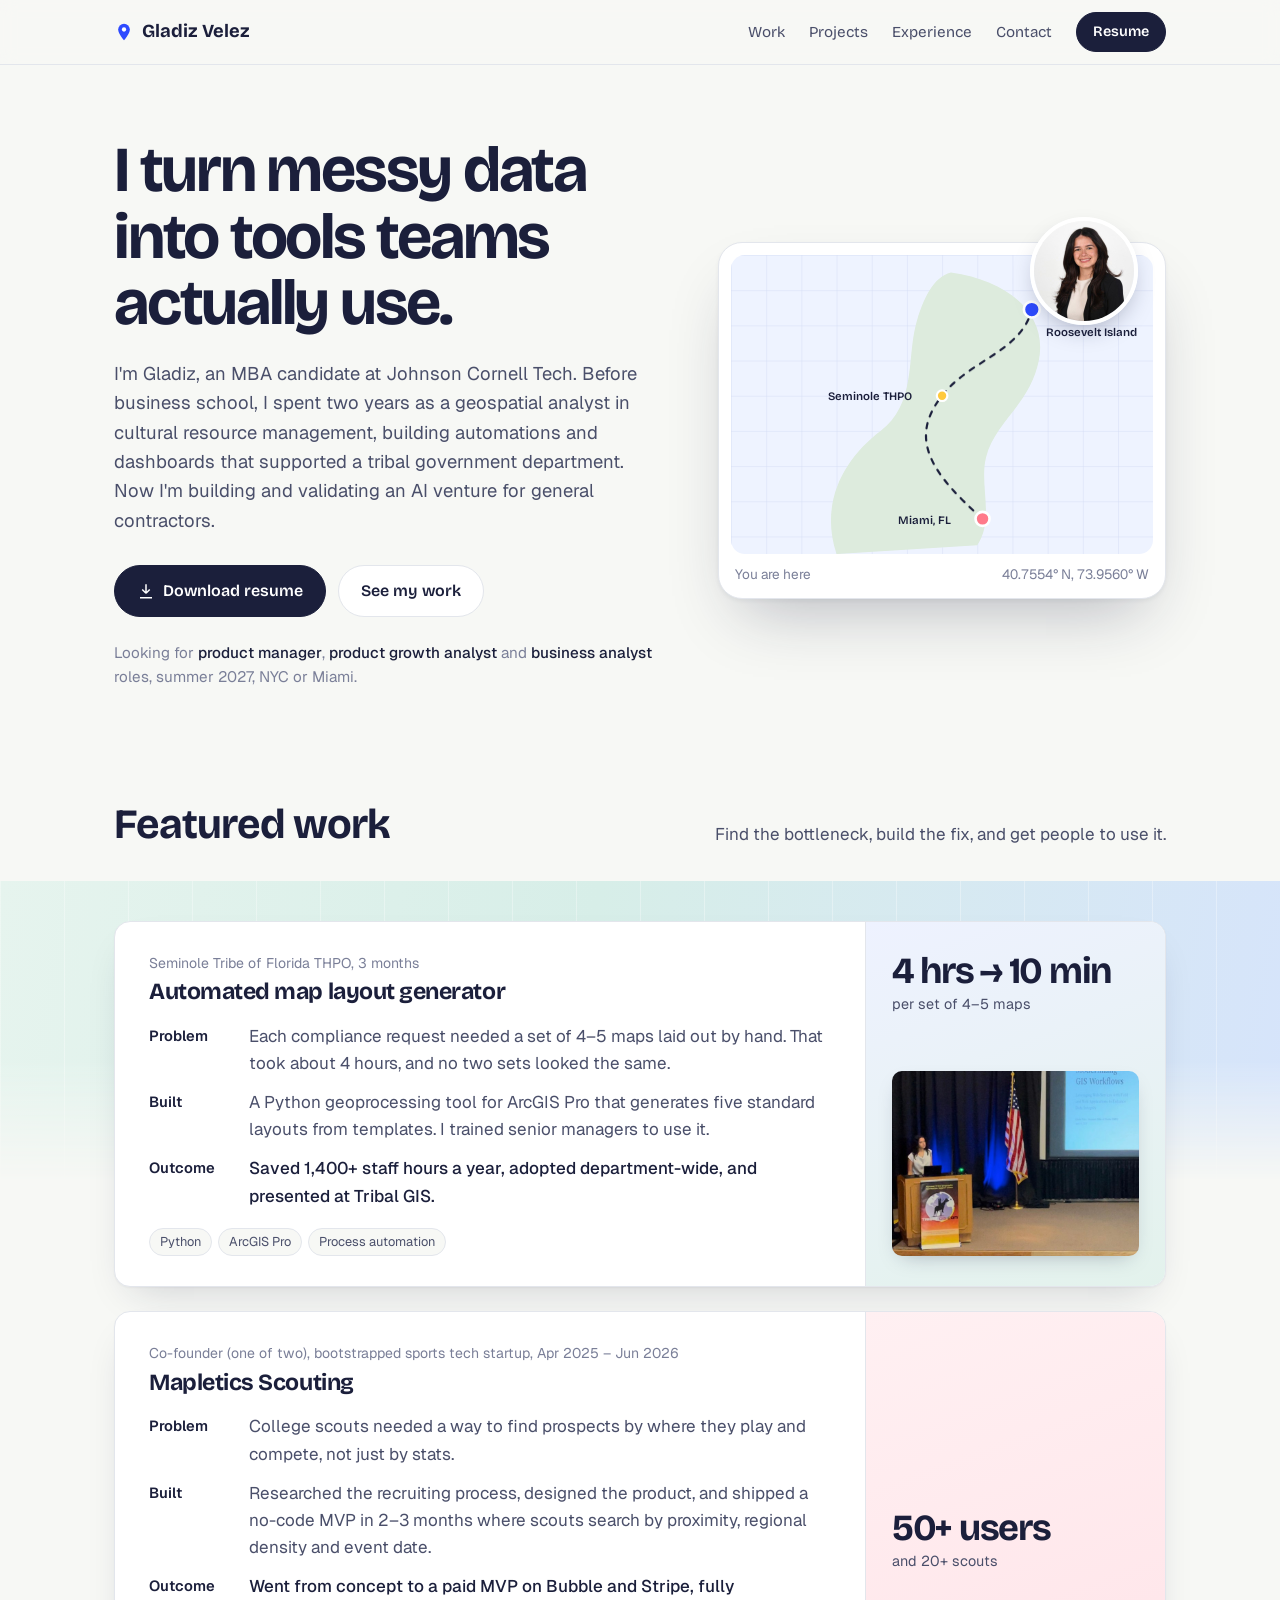
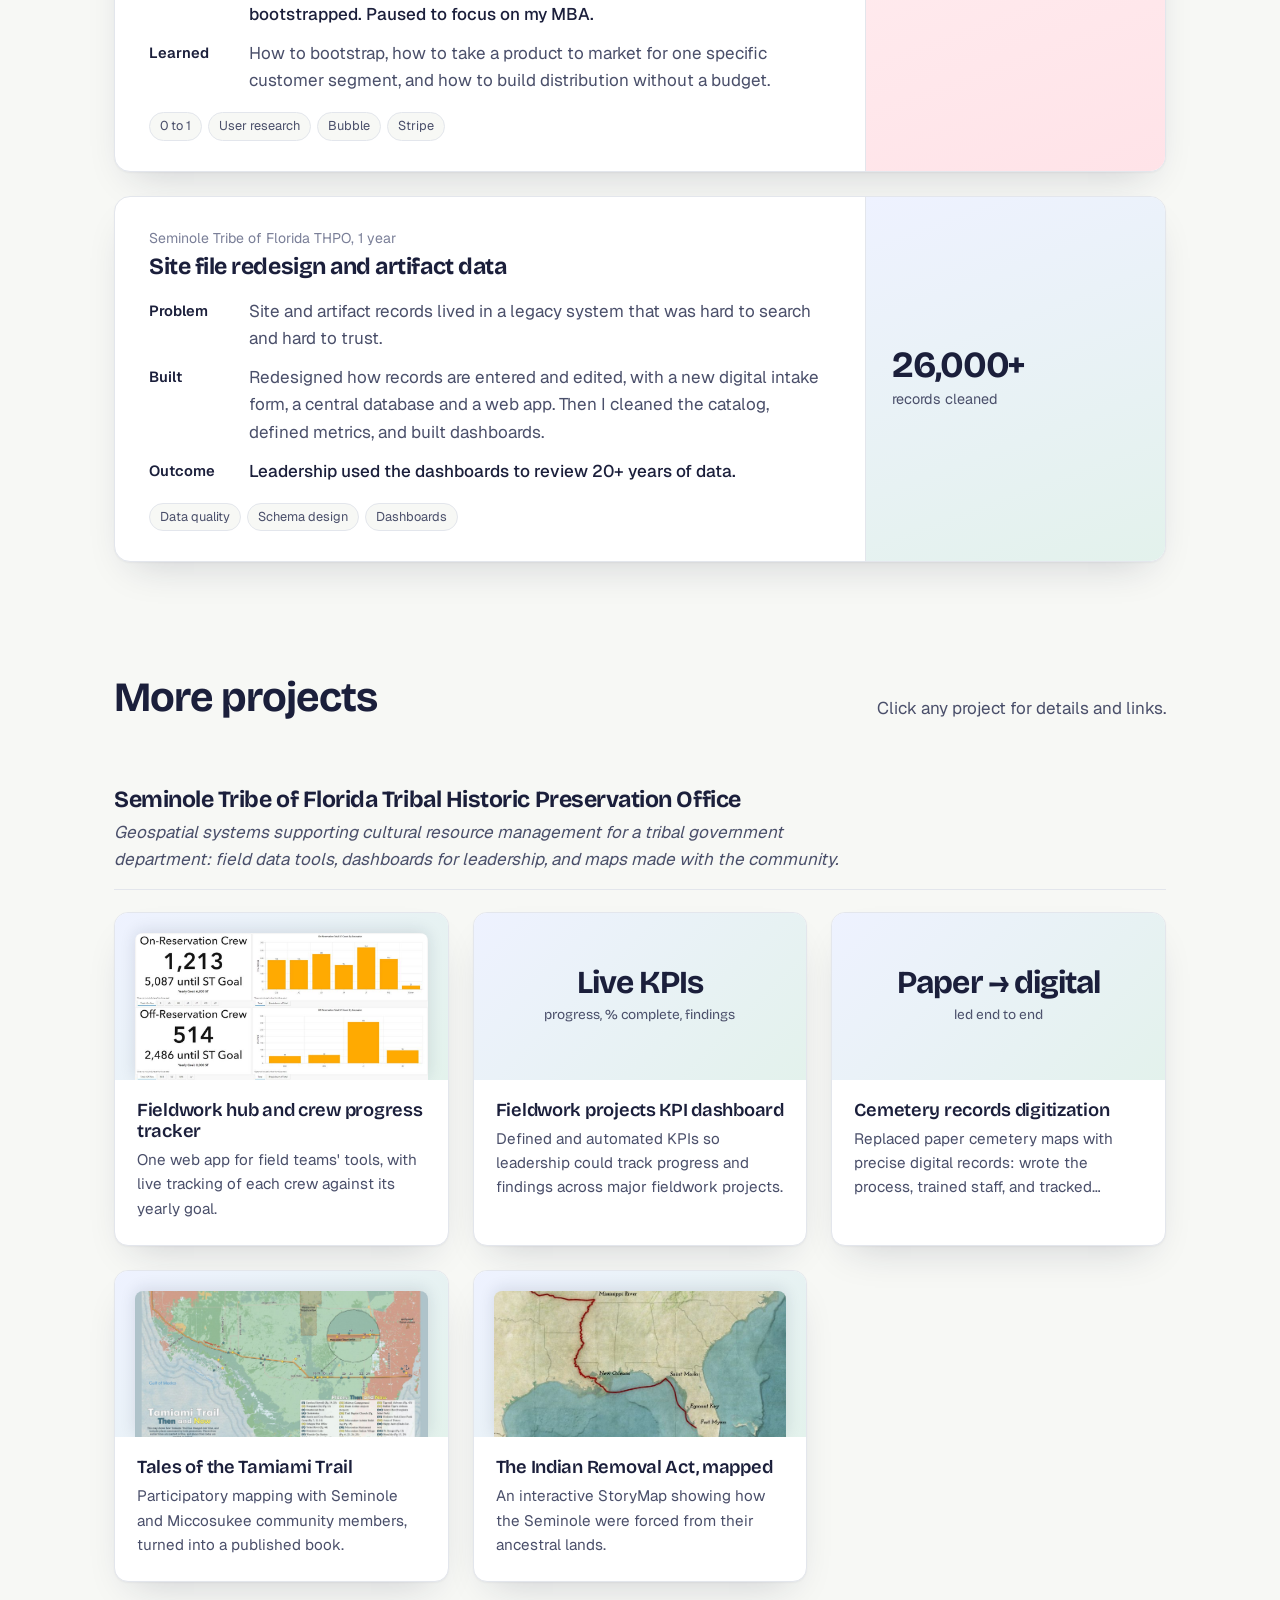
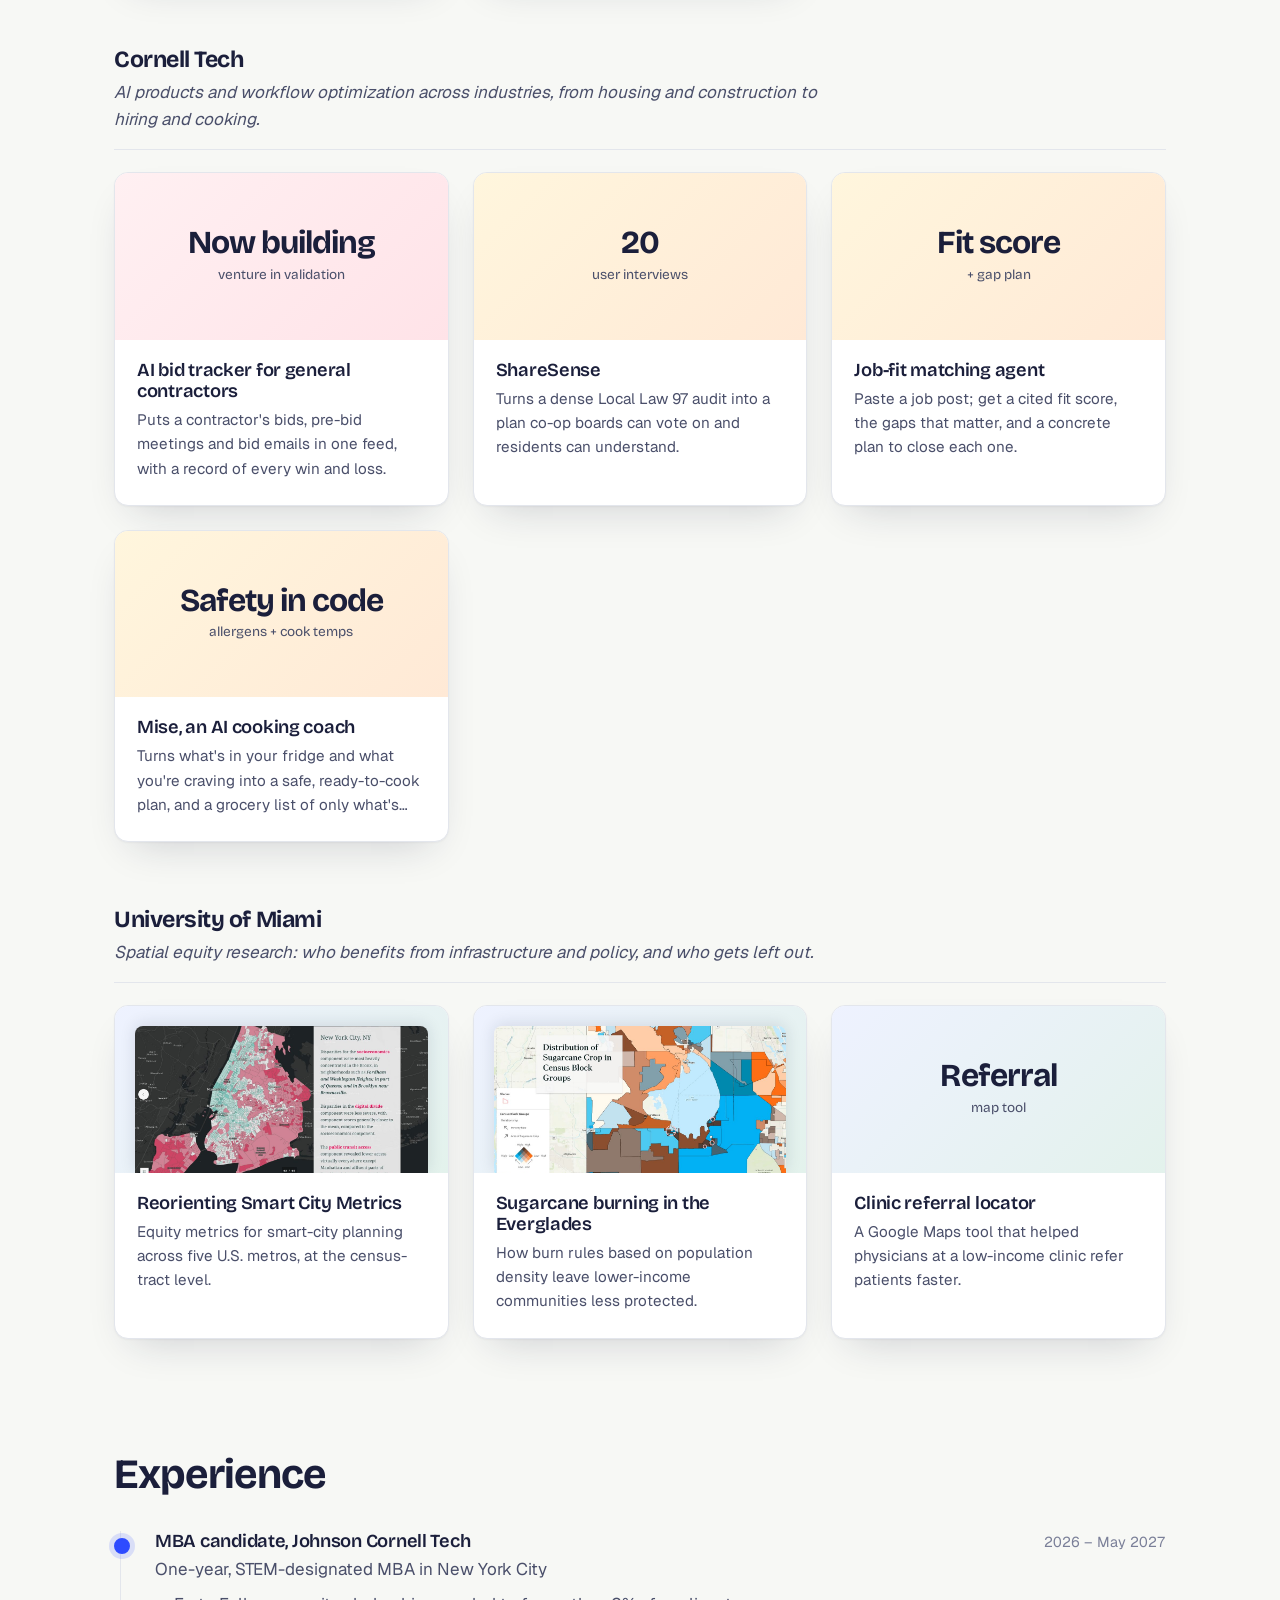
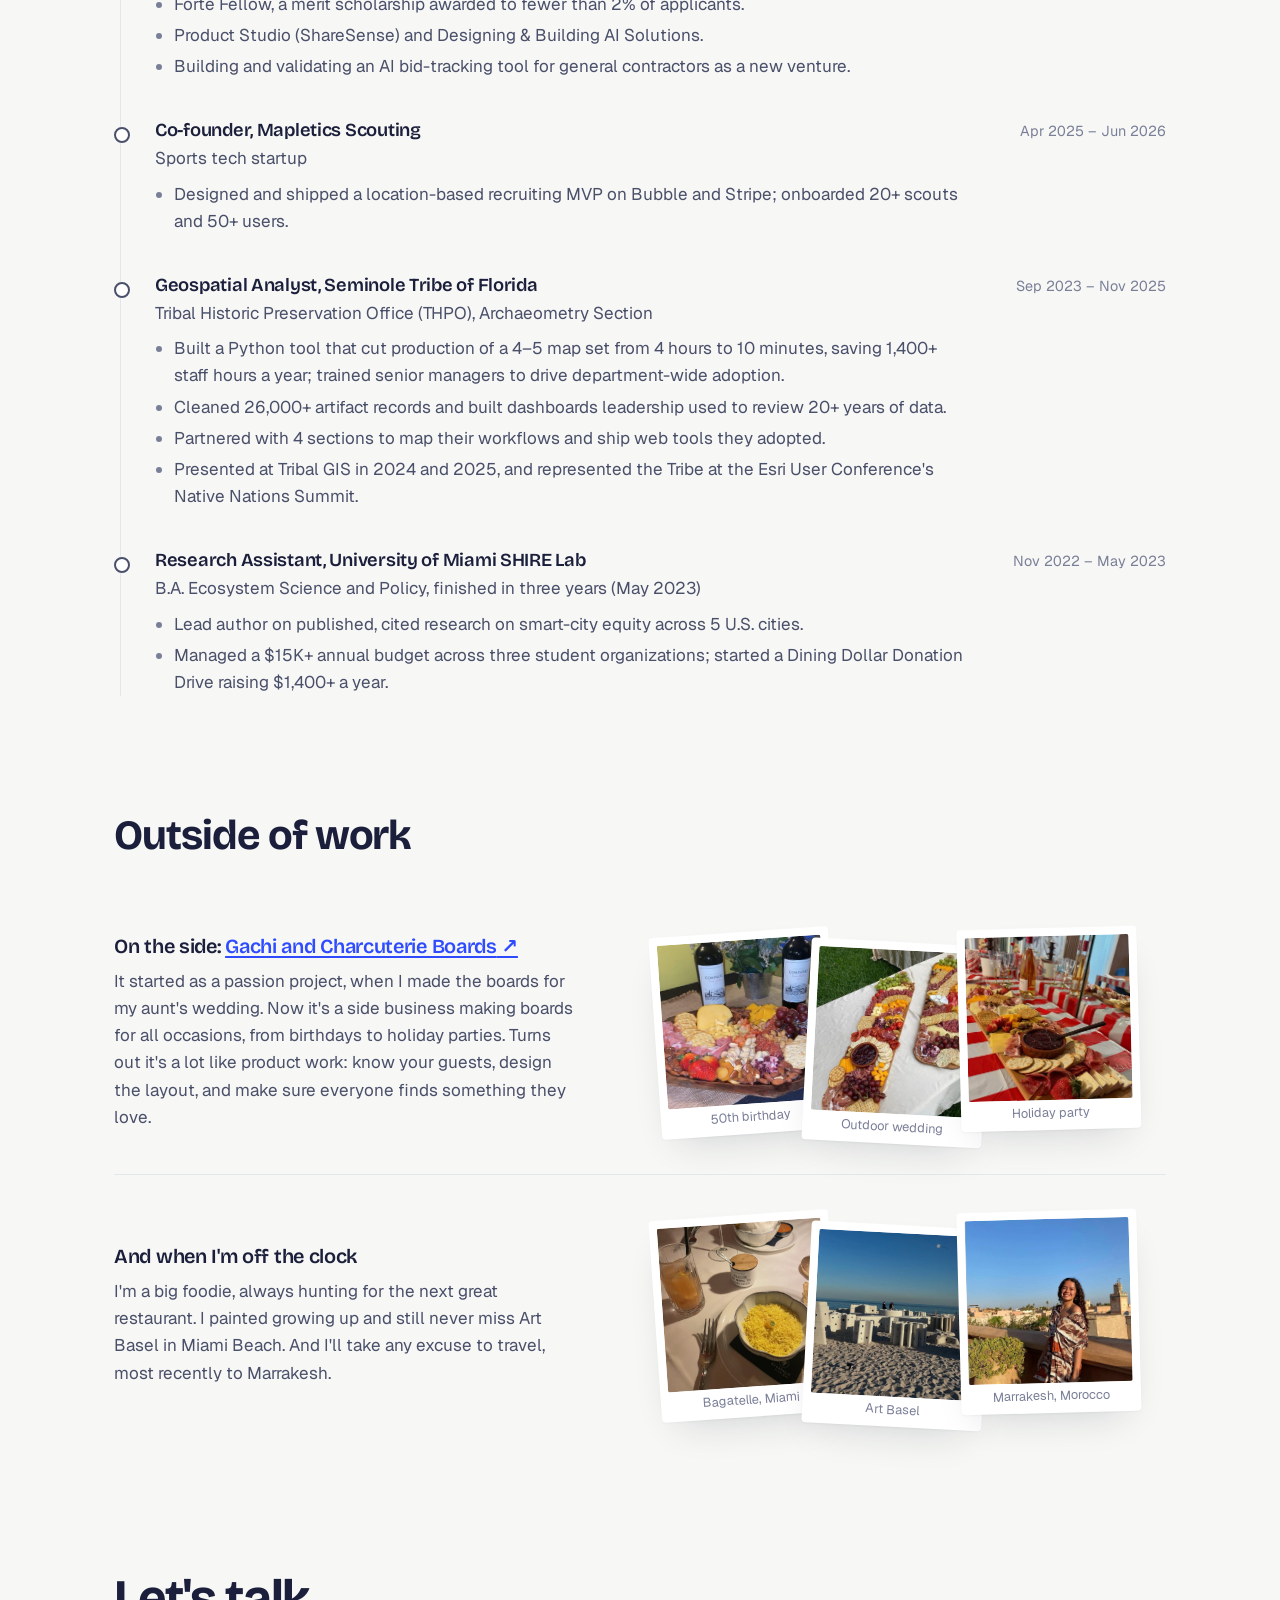
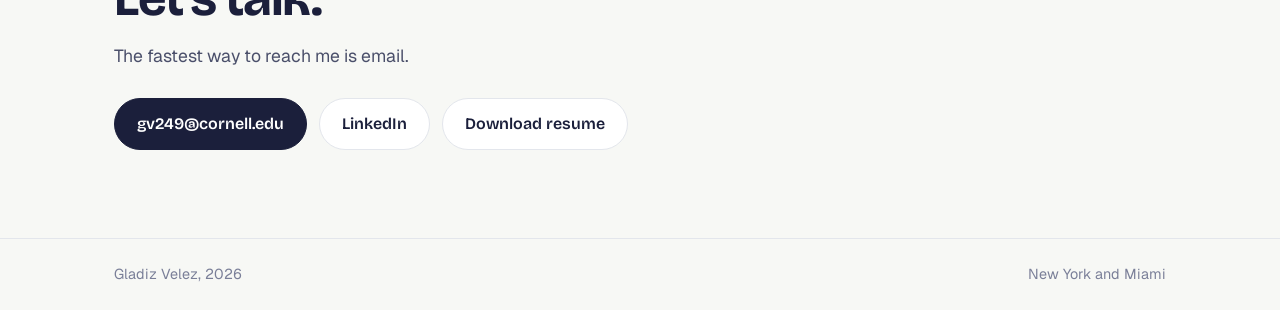
<file: index.html>
<!doctype html>
<html lang="en">
<head>
<meta charset="utf-8">
<meta name="viewport" content="width=device-width, initial-scale=1">
<title>Gladiz Velez | Product & Analytics</title>
<meta name="description" content="Gladiz Velez, Johnson Cornell Tech MBA candidate and former geospatial analyst, looking for product manager, product growth analyst and business analyst roles.">
<meta property="og:title" content="Gladiz Velez | Product & Analytics">
<meta property="og:description" content="MBA candidate at Johnson Cornell Tech and former geospatial analyst. I turn messy data into tools teams actually use.">
<meta property="og:type" content="website">
<meta property="og:url" content="https://gladizluciavelez-cmyk.github.io/gladizluciavelez-cmyk/">
<meta property="og:image" content="https://gladizluciavelez-cmyk.github.io/gladizluciavelez-cmyk/assets/preview.jpg">
<meta name="twitter:card" content="summary_large_image">
<link rel="icon" href="data:image/svg+xml,%3Csvg xmlns='http://www.w3.org/2000/svg' viewBox='0 0 24 24'%3E%3Cpath d='M12 2a7 7 0 0 0-7 7c0 5 7 13 7 13s7-8 7-13a7 7 0 0 0-7-7z' fill='%232E4BFF'/%3E%3Ccircle cx='12' cy='9' r='2.6' fill='white'/%3E%3C/svg%3E">
<link rel="preconnect" href="https://fonts.googleapis.com">
<link rel="preconnect" href="https://fonts.gstatic.com" crossorigin>
<link href="https://fonts.googleapis.com/css2?family=Bricolage+Grotesque:opsz,wght@12..96,500;12..96,600;12..96,700&family=Geist:wght@400;500;600&display=swap" rel="stylesheet">
<style>
  :root{
    --paper:#F7F8F5; --card:#FFFFFF; --ink:#1B1F3B; --ink-soft:#4A4F6A; --ink-faint:#7A7F98;
    --cobalt:#2E4BFF; --marigold:#FFC93C; --gold:#D99A1A; --coral:#FF7A8A; --line:#E3E6EC;
    --display:"Bricolage Grotesque", system-ui, sans-serif;
    --body:"Geist", system-ui, sans-serif;
    --shadow:0 1px 2px rgba(27,31,59,.04), 0 18px 40px -18px rgba(27,31,59,.20);
    --shadow-lg:0 2px 4px rgba(27,31,59,.05), 0 32px 64px -24px rgba(27,31,59,.30);
    --wrap:1100px;
  }
  *{box-sizing:border-box}
  html{scroll-behavior:smooth}
  body{overflow-x:clip;margin:0;background:var(--paper);color:var(--ink);font-family:var(--body);font-size:1.0625rem;line-height:1.6;-webkit-font-smoothing:antialiased}
  img{max-width:100%;display:block}
  a{color:inherit}
  :focus-visible{outline:3px solid var(--cobalt);outline-offset:3px;border-radius:4px}
  h1,h2,h3,h4,.btn,nav{font-family:var(--display)}
  h1,h2,h3,h4{line-height:1.15;margin:0;letter-spacing:-.015em}
  h2{font-size:clamp(1.9rem,4vw,2.6rem);font-weight:700;letter-spacing:-.025em}
  p{margin:0 0 1em;max-width:68ch}
  .wrap{max-width:var(--wrap);margin:0 auto;padding:0 24px}
  section{padding:88px 0}
  .sec-head{display:flex;justify-content:space-between;align-items:end;gap:24px;flex-wrap:wrap;margin-bottom:32px}
  .sec-head p{color:var(--ink-soft);margin:0;max-width:44ch}

  a.ext{color:var(--cobalt);text-decoration:underline;text-decoration-thickness:1.5px;text-underline-offset:3px;font-weight:500}
  a.ext:hover{color:var(--ink)}
  a.ext::after{content:" ↗"}

  /* cursor: a dark-yellow dot that follows exactly, with a 3D cheese wedge trailing behind */
  html.has-cur, html.has-cur *{cursor:none !important}
  .cur-dot,.cur-cheese{position:fixed;left:0;top:0;pointer-events:none;z-index:9999;will-change:transform;opacity:0;transition:opacity .2s}
  html.has-cur.cur-in .cur-dot,html.has-cur.cur-in .cur-cheese{opacity:1}
  .cur-dot{width:10px;height:10px;margin:-5px 0 0 -5px;border-radius:50%;background:var(--gold);box-shadow:0 0 0 6px rgba(217,154,26,.2);transition:opacity .2s,width .2s,height .2s,margin .2s,box-shadow .2s}
  .cur-dot.hover{width:18px;height:18px;margin:-9px 0 0 -9px;box-shadow:0 0 0 10px rgba(217,154,26,.18)}
  .cur-cheese{width:28px;height:24px;margin:-12px 0 0 -14px;filter:drop-shadow(0 4px 4px rgba(27,31,59,.18))}

  /* nav */
  nav{position:sticky;top:0;z-index:20;background:color-mix(in srgb,var(--paper) 88%,transparent);backdrop-filter:blur(8px);border-bottom:1px solid var(--line)}
  nav .wrap{display:flex;align-items:center;justify-content:space-between;height:64px;gap:16px}
  .logo{font-weight:700;font-size:1.15rem;text-decoration:none;display:flex;align-items:center;gap:8px}
  .logo svg{width:20px;height:20px}
  .nav-links{display:flex;gap:24px;align-items:center;font-size:.95rem}
  .nav-links a{text-decoration:none;color:var(--ink-soft)}
  .nav-links a:hover{color:var(--ink)}
  .nav-links a.btn-primary{color:#fff}
  .btn{display:inline-flex;align-items:center;gap:8px;font-weight:600;font-size:1rem;padding:12px 22px;border-radius:999px;text-decoration:none;border:1px solid var(--line);background:var(--card);color:var(--ink);transition:transform .2s,box-shadow .2s,border-color .2s;cursor:pointer}
  .btn-primary{background:var(--ink);color:#fff;border-color:var(--ink)}
  .btn:hover{transform:translateY(-2px);box-shadow:var(--shadow);border-color:var(--ink)}
  .btn-sm{padding:7px 16px;font-size:.9rem}
  .btn svg{width:18px;height:18px}

  /* hero */
  .hero{padding:72px 0 56px}
  .hero .wrap{display:grid;grid-template-columns:1.1fr .9fr;gap:56px;align-items:center}
  .hero .wrap>*{min-width:0}
  .hero h1{font-size:clamp(2.4rem,5.4vw,4rem);font-weight:700;letter-spacing:-.035em;line-height:1.04}
  .hero .lede{font-size:1.15rem;margin:22px 0 30px;color:var(--ink-soft);max-width:44ch}
  .hero-ctas{display:flex;gap:12px;flex-wrap:wrap}
  .roles{margin-top:24px;font-size:.95rem;color:var(--ink-faint)}
  .roles b{color:var(--ink);font-weight:500}
  .mapcard{position:relative;background:var(--card);border:1px solid var(--line);border-radius:24px;padding:12px;box-shadow:var(--shadow-lg)}
  .mapcard svg.map{width:100%;height:auto;display:block;border-radius:14px;background:#EEF3FF}
  .route{stroke-dasharray:6 8;animation:draw 2.2s .3s ease-out both}
  @keyframes draw{from{stroke-dashoffset:600;opacity:.2}to{stroke-dashoffset:0;opacity:1}}
  .pin-label{font-family:var(--display);font-size:13px;font-weight:600;fill:var(--ink)}
  .mapfoot{display:flex;justify-content:space-between;align-items:center;font-size:.85rem;color:var(--ink-faint);padding:10px 4px 0;gap:12px;flex-wrap:wrap}
  .coords{font-variant-numeric:tabular-nums}
  .headshot{position:absolute;width:108px;height:108px;border-radius:50%;border:4px solid #fff;box-shadow:0 10px 24px -8px rgba(27,31,59,.35);object-fit:cover;right:6%;top:-26px}

  /* project cards, shared by featured and grouped projects */
  .band{position:relative;padding-top:40px}
  .band::before{content:"";position:absolute;z-index:0;top:0;left:50%;width:100vw;transform:translateX(-50%);height:300px;
    background:repeating-linear-gradient(90deg,rgba(255,255,255,.32) 0 1px,transparent 1px 64px),linear-gradient(100deg,#E6F4EE 0%,#D7EEE8 45%,#D6E4FB 100%);
    -webkit-mask:linear-gradient(#000 60%,transparent);mask:linear-gradient(#000 60%,transparent)}
  .band>*{position:relative;z-index:1}
  .cards{display:grid;grid-template-columns:repeat(3,1fr);gap:24px}
  .card{all:unset;box-sizing:border-box;cursor:pointer;display:flex;flex-direction:column;background:var(--card);border:1px solid var(--line);border-radius:14px;overflow:hidden;box-shadow:var(--shadow);transition:transform .25s,box-shadow .25s}
  .card:hover,.card:focus-visible{transform:translateY(-6px);box-shadow:var(--shadow-lg)}
  .card:focus-visible{outline:3px solid var(--cobalt);outline-offset:3px}
  .media{position:relative;aspect-ratio:16/9;overflow:hidden;background:linear-gradient(135deg,#EEF2FF,#E3F2EC);display:flex;align-items:flex-end;justify-content:center;padding:20px 20px 0}
  .media.warm{background:linear-gradient(135deg,#FFF6DD,#FFE9D6)}
  .media.rose{background:linear-gradient(135deg,#FFF0F2,#FFE3E8)}
  .media img{width:100%;height:100%;object-fit:cover;border-radius:8px 8px 0 0;box-shadow:0 -2px 16px rgba(27,31,59,.12);transition:transform .4s}
  .card:hover .media img{transform:translateY(-4px)}
  .media .fact{align-self:center;padding-bottom:20px;text-align:center;font-family:var(--display)}
  .media .fact b{display:block;font-size:2rem;font-weight:700;letter-spacing:-.03em;line-height:1.05}
  .media .fact span{font-size:.85rem;color:var(--ink-soft)}
  .card .body{padding:20px 22px 24px;display:flex;flex-direction:column;gap:6px}
  .card h3{font-size:1.15rem;font-weight:600}
  .card p{margin:0;color:var(--ink-soft);font-size:.95rem;display:-webkit-box;-webkit-line-clamp:3;-webkit-box-orient:vertical;overflow:hidden}
  .card .outcome-line{margin-top:6px;font-size:.88rem;font-weight:500;color:var(--cobalt)}
  .featured .card h3{font-size:1.3rem}
  .featured .media{aspect-ratio:16/10}

  /* featured: text-led case-study cards */
  .fcards{display:grid;gap:24px}
  .fcard{display:grid;grid-template-columns:1fr 300px;background:var(--card);border:1px solid var(--line);border-radius:16px;overflow:hidden;box-shadow:var(--shadow)}
  .f-main{padding:30px 34px}
  .f-ctx{font-size:.88rem;color:var(--ink-faint);margin-bottom:4px}
  .fcard h3{font-size:1.45rem;font-weight:700;letter-spacing:-.02em;margin-bottom:18px}
  .pbo{display:grid;gap:12px;margin:0 0 18px}
  .pbo div{display:grid;grid-template-columns:84px 1fr;gap:16px}
  .pbo dt{font-weight:600;font-size:.92rem;padding-top:1px}
  .pbo dd{margin:0;color:var(--ink-soft);max-width:60ch}
  .pbo .out dd{color:var(--ink);font-weight:500}
  .f-side{display:flex;flex-direction:column;gap:18px;padding:30px 26px;background:linear-gradient(160deg,#EEF2FF,#E3F2EC);border-left:1px solid var(--line)}
  .f-side:not(:has(img)){justify-content:center}
  .f-side.rose{background:linear-gradient(160deg,#FFF0F2,#FFE3E8)}
  .f-metric b{display:block;font-family:var(--display);font-size:2.3rem;font-weight:700;letter-spacing:-.035em;line-height:1.05}
  .f-metric span{font-size:.9rem;color:var(--ink-soft)}
  .f-side img{width:100%;aspect-ratio:4/3;object-fit:cover;border-radius:10px;box-shadow:0 8px 20px -10px rgba(27,31,59,.35);margin-top:auto}

  /* grouped projects */
  .group{margin-top:64px}
  .group:first-of-type{margin-top:0}
  .group-head{margin-bottom:22px;padding-bottom:16px;border-bottom:1px solid var(--line)}
  .group-head h3{font-size:1.45rem;font-weight:700;letter-spacing:-.02em}
  .group-head .sum{font-style:italic;color:var(--ink-soft);margin:6px 0 0}
  .group .media{aspect-ratio:2/1}

  /* modal */
  dialog{border:0;border-radius:20px;padding:0;max-width:720px;width:calc(100% - 32px);background:var(--card);color:var(--ink);box-shadow:0 40px 80px -20px rgba(27,31,59,.45)}
  dialog::backdrop{background:rgba(27,31,59,.45);backdrop-filter:blur(4px)}
  dialog[open]{animation:pop .25s ease-out}
  @keyframes pop{from{transform:translateY(16px) scale(.98);opacity:0}}
  .m-imgs{display:flex;gap:8px;overflow-x:auto;scroll-snap-type:x mandatory;background:var(--paper)}
  .m-imgs img{max-height:260px;width:auto;scroll-snap-align:start;flex:0 0 auto}
  .m-imgs:empty{display:none}
  .m-body{padding:26px 30px 30px}
  .m-ctx{font-size:.9rem;color:var(--ink-faint)}
  .m-body h3{font-size:1.5rem;font-weight:700;margin:4px 0 14px}
  .m-body p{color:var(--ink-soft)}
  .m-body .outcome{background:#F1F3FF;border-left:3px solid var(--cobalt);padding:10px 14px;border-radius:0 10px 10px 0;margin:4px 0 16px;font-weight:500;color:var(--ink)}
  .tags{display:flex;flex-wrap:wrap;gap:6px;margin-top:6px}
  .tags span{font-size:.8rem;padding:3px 10px;border-radius:999px;background:var(--paper);border:1px solid var(--line);color:var(--ink-soft)}
  .m-close{position:absolute;top:12px;right:12px;width:40px;height:40px;border-radius:50%;border:1px solid var(--line);background:#fff;box-shadow:var(--shadow);font-size:1.3rem;cursor:pointer;line-height:1;color:var(--ink)}

  /* experience */
  .timeline{margin-left:6px;padding-left:34px;border-left:1px solid var(--line)}
  .job{position:relative;padding-bottom:36px}
  .job:last-child{padding-bottom:0}
  .job::before{content:"";position:absolute;left:-41px;top:7px;width:12px;height:12px;border-radius:50%;background:var(--card);border:2px solid var(--ink-soft)}
  .job.now::before{background:var(--cobalt);border-color:var(--cobalt);box-shadow:0 0 0 5px rgba(46,75,255,.15)}
  .job-top{display:flex;justify-content:space-between;gap:16px;flex-wrap:wrap;align-items:baseline}
  .job .when{font-size:.9rem;color:var(--ink-faint);font-variant-numeric:tabular-nums}
  .job h3{font-size:1.15rem;font-weight:600}
  .job .org{color:var(--ink-soft);margin:2px 0 8px}
  .job ul{margin:0;padding-left:1.1em;max-width:74ch;color:var(--ink-soft)}
  .job li{margin-bottom:4px}
  .job li::marker{color:var(--ink-faint)}

  /* hobbies: two compact rows, each with copy and a tight stack of tilted polaroids */
  .hob{display:grid;grid-template-columns:1fr 1.15fr;gap:48px;align-items:center;padding:28px 0}
  .hob+.hob{border-top:1px solid var(--line)}
  .hob>*{min-width:0}
  .hob-copy h3{font-size:1.25rem;font-weight:600;margin-bottom:10px}
  .hob-copy h3 a.ext{font-size:inherit;font-weight:600}
  .hob-copy p{color:var(--ink-soft);margin:0}
  .polas{display:flex;justify-content:center;padding:12px 0}
  .pola{margin:0 -14px;width:180px;flex:0 0 auto;background:#fff;padding:8px 8px 30px;border-radius:4px;box-shadow:var(--shadow);position:relative;transition:transform .25s,box-shadow .25s}
  .pola:nth-child(odd){transform:rotate(-4deg)}
  .pola:nth-child(even){transform:rotate(3deg) translateY(10px)}
  .pola:nth-child(3n){transform:rotate(-1.5deg) translateY(-4px)}
  .pola:hover{transform:rotate(0) translateY(-8px) scale(1.04);box-shadow:var(--shadow-lg);z-index:2}
  .pola img{aspect-ratio:1;object-fit:cover;width:100%;border-radius:2px}
  .pola figcaption{position:absolute;left:0;right:0;bottom:7px;text-align:center;font-size:.8rem;color:var(--ink-faint)}

  /* connect */
  .connect h2{font-size:clamp(2rem,5vw,3.2rem)}
  .connect .row{display:flex;flex-wrap:wrap;gap:12px;margin-top:28px}
  footer{border-top:1px solid var(--line);padding:24px 0;font-size:.9rem;color:var(--ink-faint)}
  footer .wrap{display:flex;justify-content:space-between;flex-wrap:wrap;gap:12px}

  @media (max-width:900px){
    .hero .wrap{grid-template-columns:1fr}
    .cards{grid-template-columns:repeat(2,1fr)}
    .fcard{grid-template-columns:1fr}
    .f-side{border-left:0;border-top:1px solid var(--line);flex-direction:row;align-items:center;justify-content:space-between}
    .f-side img{width:160px;margin-top:0}
    .hob{grid-template-columns:1fr;gap:20px}
    .nav-links a:not(.btn){display:none}
  }
  @media (max-width:600px){
    .wrap{padding:0 16px}
    section{padding:64px 0}
    .cards{grid-template-columns:1fr}
    .pola{width:128px;margin:0 -10px}
    .headshot{width:84px;height:84px;top:-20px}
    .f-main{padding:24px 22px}
    .pbo div{grid-template-columns:1fr;gap:2px}
    .f-side{padding:20px 22px}
    .f-side img{width:120px}
  }
  @media (prefers-reduced-motion:reduce){
    *,*::before,*::after{animation:none!important;transition:none!important}
    html{scroll-behavior:auto}
  }
</style>
</head>
<body>

<nav aria-label="Main">
  <div class="wrap">
    <a href="#top" class="logo">
      <svg viewBox="0 0 24 24" aria-hidden="true"><path d="M12 2a7 7 0 0 0-7 7c0 5 7 13 7 13s7-8 7-13a7 7 0 0 0-7-7z" fill="#2E4BFF"/><circle cx="12" cy="9" r="2.6" fill="#fff"/></svg>
      Gladiz Velez
    </a>
    <div class="nav-links">
      <a href="#work">Work</a>
      <a href="#projects">Projects</a>
      <a href="#experience">Experience</a>
      <a href="#connect">Contact</a>
      <a class="btn btn-sm btn-primary" href="assets/Gladiz_Velez_Resume.pdf" download>Resume</a>
    </div>
  </div>
</nav>

<main id="top">
<header class="hero">
  <div class="wrap">
    <div>
      <h1>I turn messy data into tools teams actually use.</h1>
      <p class="lede">I'm Gladiz, an MBA candidate at Johnson Cornell Tech. Before business school, I spent two years as a geospatial analyst in cultural resource management, building automations and dashboards that supported a tribal government department. Now I'm building and validating an AI venture for general contractors.</p>
      <div class="hero-ctas">
        <a class="btn btn-primary" href="assets/Gladiz_Velez_Resume.pdf" download>
          <svg viewBox="0 0 24 24" fill="none" stroke="currentColor" stroke-width="2" aria-hidden="true"><path d="M12 3v12m0 0l-5-5m5 5l5-5M4 21h16"/></svg>
          Download resume
        </a>
        <a class="btn" href="#work">See my work</a>
      </div>
      <p class="roles">Looking for <b>product manager</b>, <b>product growth analyst</b> and <b>business analyst</b> roles, summer 2027, NYC or Miami.</p>
    </div>
    <div class="mapcard" id="mapcard">
      <svg class="map" viewBox="0 0 480 340" role="img" aria-label="A route map from Miami, Florida to Roosevelt Island, New York">
        <defs><pattern id="graticule" width="40" height="40" patternUnits="userSpaceOnUse"><path d="M40 0H0V40" fill="none" stroke="#D3DCF5" stroke-width="1"/></pattern></defs>
        <rect width="480" height="340" fill="url(#graticule)"/>
        <path d="M250 20 C320 30 360 70 350 120 C340 170 300 190 290 230 C282 262 300 300 280 330 L120 340 C100 280 130 230 170 200 C210 170 200 120 210 80 C218 50 230 25 250 20Z" fill="#DDEBDD"/>
        <path class="route" d="M286 300 C230 250 200 210 240 160 C270 120 330 110 342 62" fill="none" stroke="#1B1F3B" stroke-width="2.5" stroke-linecap="round"/>
        <g><circle cx="286" cy="300" r="8" fill="#FF7A8A" stroke="#fff" stroke-width="3"/><text class="pin-label" x="190" y="306">Miami, FL</text></g>
        <g><circle cx="240" cy="160" r="6" fill="#FFC93C" stroke="#fff" stroke-width="2.5"/><text class="pin-label" x="110" y="165">Seminole THPO</text></g>
        <g><circle cx="342" cy="62" r="9" fill="#2E4BFF" stroke="#fff" stroke-width="3"/><text class="pin-label" x="358" y="92">Roosevelt Island</text></g>
      </svg>
      <img class="headshot" src="assets/headshot.jpg" alt="Portrait of Gladiz Velez">
      <div class="mapfoot"><span>You are here</span><span class="coords" id="coords">40.7554° N, 73.9560° W</span></div>
    </div>
  </div>
</header>

<!-- FEATURED -->
<section id="work" style="padding-top:40px">
  <div class="wrap">
    <div class="sec-head">
      <h2>Featured work</h2>
      <p>Find the bottleneck, build the fix, and get people to use it.</p>
    </div>
    <div class="band"><div class="fcards" id="featured"></div></div>
  </div>
</section>

<!-- ALL PROJECTS, GROUPED -->
<section id="projects" style="padding-top:24px">
  <div class="wrap">
    <div class="sec-head"><h2>More projects</h2><p>Click any project for details and links.</p></div>

    <div class="group">
      <div class="group-head">
        <h3>Seminole Tribe of Florida Tribal Historic Preservation Office</h3>
        <p class="sum">Geospatial systems supporting cultural resource management for a tribal government department: field data tools, dashboards for leadership, and maps made with the community.</p>
      </div>
      <div class="cards" data-list="work"></div>
    </div>

    <div class="group">
      <div class="group-head">
        <h3>Cornell Tech</h3>
        <p class="sum">AI products and workflow optimization across industries, from housing and construction to hiring and cooking.</p>
      </div>
      <div class="cards" data-list="cornell"></div>
    </div>

    <div class="group">
      <div class="group-head">
        <h3>University of Miami</h3>
        <p class="sum">Spatial equity research: who benefits from infrastructure and policy, and who gets left out.</p>
      </div>
      <div class="cards" data-list="miami"></div>
    </div>
  </div>
</section>

<!-- EXPERIENCE -->
<section id="experience" style="padding-top:24px">
  <div class="wrap">
    <div class="sec-head"><h2>Experience</h2></div>
    <div class="timeline">
      <article class="job now">
        <div class="job-top"><h3>MBA candidate, Johnson Cornell Tech</h3><span class="when">2026 – May 2027</span></div>
        <div class="org">One-year, STEM-designated MBA in New York City</div>
        <ul>
          <li>Forte Fellow, a merit scholarship awarded to fewer than 2% of applicants.</li>
          <li>Product Studio (ShareSense) and Designing &amp; Building AI Solutions.</li>
          <li>Building and validating an AI bid-tracking tool for general contractors as a new venture.</li>
        </ul>
      </article>
      <article class="job">
        <div class="job-top"><h3>Co-founder, Mapletics Scouting</h3><span class="when">Apr 2025 – Jun 2026</span></div>
        <div class="org">Sports tech startup</div>
        <ul>
          <li>Designed and shipped a location-based recruiting MVP on Bubble and Stripe; onboarded 20+ scouts and 50+ users.</li>
        </ul>
      </article>
      <article class="job">
        <div class="job-top"><h3>Geospatial Analyst, Seminole Tribe of Florida</h3><span class="when">Sep 2023 – Nov 2025</span></div>
        <div class="org">Tribal Historic Preservation Office (THPO), Archaeometry Section</div>
        <ul>
          <li>Built a Python tool that cut production of a 4–5 map set from 4 hours to 10 minutes, saving 1,400+ staff hours a year; trained senior managers to drive department-wide adoption.</li>
          <li>Cleaned 26,000+ artifact records and built dashboards leadership used to review 20+ years of data.</li>
          <li>Partnered with 4 sections to map their workflows and ship web tools they adopted.</li>
          <li>Presented at Tribal GIS in 2024 and 2025, and represented the Tribe at the Esri User Conference's Native Nations Summit.</li>
        </ul>
      </article>
      <article class="job">
        <div class="job-top"><h3>Research Assistant, University of Miami SHIRE Lab</h3><span class="when">Nov 2022 – May 2023</span></div>
        <div class="org">B.A. Ecosystem Science and Policy, finished in three years (May 2023)</div>
        <ul>
          <li>Lead author on published, cited research on smart-city equity across 5 U.S. cities.</li>
          <li>Managed a $15K+ annual budget across three student organizations; started a Dining Dollar Donation Drive raising $1,400+ a year.</li>
        </ul>
      </article>
    </div>
  </div>
</section>

<!-- HOBBIES -->
<section id="hobbies" style="padding-top:24px">
  <div class="wrap">
    <div class="sec-head"><h2>Outside of work</h2></div>

    <div class="hob">
      <div class="hob-copy">
        <h3>On the side: <a class="ext" href="https://www.instagram.com/gachiandcharcuterieboards" target="_blank" rel="noopener">Gachi and Charcuterie Boards</a></h3>
        <p>It started as a passion project, when I made the boards for my aunt's wedding. Now it's a side business making boards for all occasions, from birthdays to holiday parties. Turns out it's a lot like product work: know your guests, design the layout, and make sure everyone finds something they love.</p>
      </div>
      <div class="polas">
        <figure class="pola"><img src="assets/hobbies/board-1.jpg" alt="Charcuterie board for a 50th birthday party" loading="lazy"><figcaption>50th birthday</figcaption></figure>
        <figure class="pola"><img src="assets/hobbies/board-3.jpg" alt="Two long charcuterie boards at an outdoor wedding" loading="lazy"><figcaption>Outdoor wedding</figcaption></figure>
        <figure class="pola"><img src="assets/hobbies/board-2.jpg" alt="Long holiday grazing board on a red-striped table" loading="lazy"><figcaption>Holiday party</figcaption></figure>
      </div>
    </div>

    <div class="hob">
      <div class="hob-copy">
        <h3>And when I'm off the clock</h3>
        <p>I'm a big foodie, always hunting for the next great restaurant. I painted growing up and still never miss Art Basel in Miami Beach. And I'll take any excuse to travel, most recently to Marrakesh.</p>
      </div>
      <div class="polas">
        <figure class="pola"><img src="assets/hobbies/food.jpg" alt="Dinner at Bagatelle in Miami" loading="lazy"><figcaption>Bagatelle, Miami</figcaption></figure>
        <figure class="pola"><img src="assets/hobbies/art-basel.jpg" alt="Sculptural installation on the beach during Art Basel Miami Beach" loading="lazy"><figcaption>Art Basel</figcaption></figure>
        <figure class="pola"><img src="assets/hobbies/morocco.jpg" alt="Gladiz on a rooftop terrace in Marrakesh" loading="lazy" style="object-position:60% 40%"><figcaption>Marrakesh, Morocco</figcaption></figure>
      </div>
    </div>
  </div>
</section>

<!-- CONNECT -->
<section id="connect" class="connect" style="padding-top:24px">
  <div class="wrap">
    <h2>Let's talk.</h2>
    <p style="margin-top:14px;font-size:1.1rem;color:var(--ink-soft)">The fastest way to reach me is email.</p>
    <div class="row">
      <a class="btn btn-primary" href="mailto:gv249@cornell.edu">gv249@cornell.edu</a>
      <a class="btn" href="https://www.linkedin.com/in/gladizvelez" target="_blank" rel="noopener">LinkedIn</a>
      <a class="btn" href="assets/Gladiz_Velez_Resume.pdf" download>Download resume</a>
    </div>
  </div>
</section>
</main>

<footer><div class="wrap"><span>Gladiz Velez, 2026</span><span>New York and Miami</span></div></footer>

<dialog id="modal" aria-labelledby="m-title">
  <button class="m-close" id="m-close" aria-label="Close">×</button>
  <div class="m-imgs" id="m-imgs"></div>
  <div class="m-body">
    <div class="m-ctx" id="m-ctx"></div>
    <h3 id="m-title"></h3>
    <div id="m-text"></div>
    <div class="tags" id="m-tags"></div>
  </div>
</dialog>

<script>
// All project content lives here. img: files in assets/. fact: shown instead of an image.
const L={
  paper:"https://scholarship.miami.edu/esploro/outputs/report/Reorienting-Smart-City-Metrics-to-Emphasize/991031752320702976",
  book:"https://www.stofthpo.com/tales-of-the-tamiami-trail/",
  removal:"https://storymaps.arcgis.com/stories/29d331e23dcf44a6a482908034cc7547",
  sugar:"https://storymaps.arcgis.com/stories/04db912f506147adb796338f44cd80db"
};
const link=(u,t)=>`<p><a class="ext" href="${u}" target="_blank" rel="noopener">${t}</a></p>`;
const P={
  featured:[
    {title:"Automated map layout generator", ctx:"Seminole Tribe of Florida THPO, 3 months", imgs:["tribal-gis-podium.jpg"],
     metric:"4 hrs → 10 min", metricLabel:"per set of 4–5 maps",
     problem:"Each compliance request needed a set of 4–5 maps laid out by hand. That took about 4 hours, and no two sets looked the same.",
     built:"A Python geoprocessing tool for ArcGIS Pro that generates five standard layouts from templates. I trained senior managers to use it.",
     outcome:"Saved 1,400+ staff hours a year, adopted department-wide, and presented at Tribal GIS.",
     tags:["Python","ArcGIS Pro","Process automation"]},
    {title:"Mapletics Scouting", ctx:"Co-founder (one of two), bootstrapped sports tech startup, Apr 2025 – Jun 2026", tone:"rose",
     metric:"50+ users", metricLabel:"and 20+ scouts",
     problem:"College scouts needed a way to find prospects by where they play and compete, not just by stats.",
     built:"Researched the recruiting process, designed the product, and shipped a no-code MVP in 2–3 months where scouts search by proximity, regional density and event date.",
     outcome:"Went from concept to a paid MVP on Bubble and Stripe, fully bootstrapped. Paused to focus on my MBA.",
     learned:"How to bootstrap, how to take a product to market for one specific customer segment, and how to build distribution without a budget.",
     tags:["0 to 1","User research","Bubble","Stripe"]},
    {title:"Site file redesign and artifact data", ctx:"Seminole Tribe of Florida THPO, 1 year",
     metric:"26,000+", metricLabel:"records cleaned",
     problem:"Site and artifact records lived in a legacy system that was hard to search and hard to trust.",
     built:"Redesigned how records are entered and edited, with a new digital intake form, a central database and a web app. Then I cleaned the catalog, defined metrics, and built dashboards.",
     outcome:"Leadership used the dashboards to review 20+ years of data.",
     tags:["Data quality","Schema design","Dashboards"]}
  ],
  work:[
    {title:"Fieldwork hub and crew progress tracker", ctx:"3 months", imgs:["shovel-test-dashboard.jpg"],
     short:"One web app for field teams' tools, with live tracking of each crew against its yearly goal.",
     body:"<p>Field staff needed one place to reach their GIS tools, and managers needed to see progress without waiting for reports. I built a central Experience Builder app combining dashboards, maps and resource links. The progress tracker uses SQL to categorize each crew's excavation tests and calculated fields to show how far they are from their yearly goals.</p>",
     tags:["Experience Builder","SQL query layers","Arcade","KPI tracking"]},
    {title:"Fieldwork projects KPI dashboard", ctx:"2 months", fact:["Live KPIs","progress, % complete, findings"],
     short:"Defined and automated KPIs so leadership could track progress and findings across major fieldwork projects.",
     body:"<p>Leadership had no single view of how major fieldwork projects were going. I defined the KPIs that mattered (progress, percent complete and status of findings) and wrote Arcade expressions that calculate them automatically, so the dashboard stays current without manual updates. It supports departmental permitting and inter-agency projects.</p>",
     tags:["ArcGIS Dashboards","Arcade","Stakeholder reporting"]},
    {title:"Cemetery records digitization", ctx:"Project lead, end to end", fact:["Paper → digital","led end to end"],
     short:"Replaced paper cemetery maps with precise digital records: wrote the process, trained staff, and tracked progress.",
     body:"<p>The cemetery's records lived on old paper maps. I led the project to turn them into accurate digital records: I wrote a standard step-by-step process for collecting each plot's location with high-precision GPS, trained managers and staff to follow it, lined the historic maps up with the new data, and built dashboards so everyone could see progress.</p>",
     tags:["Project management","Process design","Training","Digitization"]},
    {title:"Tales of the Tamiami Trail", ctx:"Published book · Editor and map author", imgs:["tamiami-trail-map.jpg","participatory-mapping.jpg"],
     short:"Participatory mapping with Seminole and Miccosukee community members, turned into a published book.",
     body:"<p>I helped run interviews and participatory mapping sessions where community members marked places that mattered to them, then digitized those sessions into the book's final map (ArcGIS Pro and Illustrator). I also contributed to editing and layout.</p>"+link(L.book,"About the book"),
     tags:["User interviews","Participatory mapping","Cartography"]},
    {title:"The Indian Removal Act, mapped", ctx:"ArcGIS StoryMap · Author", imgs:["removal-trail.jpg","storymap-removed.jpg","storymap-spanish-florida.jpg"],
     short:"An interactive StoryMap showing how the Seminole were forced from their ancestral lands.",
     body:"<p>I designed the narrative and the maps, combining historical maps, policy context and migration routes, and verified their accuracy with historians and Tribal members.</p>"+link(L.removal,"View the StoryMap"),
     tags:["Storytelling","Information design","StoryMaps"]}
  ],
  cornell:[
    {title:"AI bid tracker for general contractors", ctx:"Venture I'm building, started in Designing & Building AI Solutions", fact:["Now building","venture in validation"], tone:"rose",
     short:"Puts a contractor's bids, pre-bid meetings and bid emails in one feed, with a record of every win and loss.",
     body:"<p><b>Problem.</b> General contractors track bids across spreadsheets and inboxes. They miss deadlines, lose pre-bid details, and rarely learn why they lost a bid. Few tools combine bid discovery, email tracking and a win/loss record in one place.</p><p><b>What I'm building.</b> An AI tool that pulls bids and pre-bid meetings from listings and emails into one feed, and logs every win and loss so contractors can see patterns over time. It also covers small cities and towns that bigger bid platforms ignore.</p><p><b>Where it is.</b> It started in Cornell Tech's Designing &amp; Building AI Solutions course. I developed it with a general contractor who is ready to pay for it, and next I'm testing it with contractors outside my network.</p>",
     tags:["Venture","AI","Construction tech","Customer discovery"]},
    {title:"ShareSense", ctx:"Product Studio, team project, business design stage", fact:["20","user interviews"], tone:"warm",
     short:"Turns a dense Local Law 97 audit into a plan co-op boards can vote on and residents can understand.",
     body:"<p><b>Problem.</b> NYC property managers have to get Local Law 97 upgrades approved by co-op boards that can't easily read the plan. Today that means a long, expensive audit, free tools that stop at building totals, or a memo written by hand. Shareholders end up paying through their maintenance fees, often without being told. Many mid-size NYC co-ops are already on track to exceed the 2030 emissions cap.</p><p><b>Idea.</b> A board pack: a short memo the board can vote on, plus a phone-friendly explainer that shows each resident their cost, the timing and the disruption.</p><p><b>Business model.</b> An annual subscription for property managers, priced well below consultant fees. We'd start with managers of mid-size co-ops that already have an audit, and one simple decision such as lighting or boiler upgrades.</p><p><b>Where it is.</b> We're validating the business before building it. Our riskiest assumption is that property managers will pay for this, and 20 interviews with consultants, board members and residents are shaping the answer.</p>",
     tags:["Business model","Customer discovery","Climate tech","Proptech"]},
    {title:"Job-fit matching agent", ctx:"Designing & Building AI Solutions", fact:["Fit score","+ gap plan"], tone:"warm",
     short:"Paste a job post; get a cited fit score, the gaps that matter, and a concrete plan to close each one.",
     body:"<p><b>In:</b> a job listing, pasted or as a link. The agent loads my resume and Cornell Tech curriculum automatically every run.</p><p><b>Out:</b> one structured brief in five parts:</p><ol style='color:var(--ink-soft);padding-left:1.2em;margin:0 0 1em'><li>Company and role summary, sourced from the web with citations.</li><li>A weighted fit score, with every requirement rated Have, Partial or Gap and backed by resume evidence.</li><li>Gaps, split into must-have and nice-to-have, each labeled as a knowledge gap or an experience gap.</li><li>Which gaps my MBA closes, and which it doesn't.</li><li>A gap-closing plan matched to the gap type: an internship or studio project for experience gaps, a class or course for knowledge gaps, never a certificate for an experience gap.</li></ol><p>It then offers to save the brief, so they build up across a job search.</p>",
     tags:["AI agents","Structured output","Hiring"]},
    {title:"Mise, an AI cooking coach", ctx:"Course project, Claude Code plugin", fact:["Safety in code","allergens + cook temps"], tone:"warm",
     short:"Turns what's in your fridge and what you're craving into a safe, ready-to-cook plan, and a grocery list of only what's missing.",
     body:"<p>A cooking coach for people who don't love cooking: air-fryer-first, sauce-forward, quick recipes.</p><ul style='color:var(--ink-soft);padding-left:1.2em;margin:0 0 1em'><li><b>One agent per meal.</b> Each meal gets its own agent, which picks a recipe based on your pantry, your craving and your restrictions.</li><li><b>One grocery list.</b> A reconciler pools every recipe's ingredients and subtracts your pantry once, so shared items count once and you only buy what's missing.</li><li><b>Safety enforced in code.</b> Two scripts check the work so the model isn't policing itself: one catches hidden allergens (soy blocks soy sauce, egg blocks mayo), the other checks cooking temperatures against USDA guidelines.</li></ul><p>Those safety checks are the differentiator. A chatbot can suggest recipes; few tools guarantee a soy-allergic user never sees soy sauce.</p>",
     tags:["Multi-agent","Python","Guardrails"]}
  ],
  miami:[
    {title:"Reorienting Smart City Metrics", ctx:"Published and cited, lead author", imgs:["smart-city-nyc.jpg"],
     short:"Equity metrics for smart-city planning across five U.S. metros, at the census-tract level.",
     body:"<p>Using socioeconomic, transit and digital-divide data for San Jose, New York, Miami, Seattle and Denver, we built a PCA-based disparity index and mapped it to show which communities were least likely to benefit from current smart-city investment. Supported by the College of Arts &amp; Sciences Summer Research Program.</p>"+link(L.paper,"Read the paper"),
     tags:["PCA","SPSS","ArcGIS Pro","Published research"]},
    {title:"Sugarcane burning in the Everglades", ctx:"Undergraduate capstone", imgs:["sugarcane-map.jpg"],
     short:"How burn rules based on population density leave lower-income communities less protected.",
     body:"<p>An equity-based analysis of pre-harvest burning policy in Florida's Everglades Agricultural Area. Modeling exposure buffers around schools and hospitals showed lower-income, predominantly minority communities face much higher risk.</p>"+link(L.sugar,"View the StoryMap"),
     tags:["Spatial analysis","Policy","StoryMaps"]},
    {title:"Clinic referral locator", ctx:"SHIRE Lab", fact:["Referral","map tool"],
     short:"A Google Maps tool that helped physicians at a low-income clinic refer patients faster.",
     body:"<p>I evaluated and categorized local health resources and built a Google Maps locator so physicians at a low-income clinic in Homestead, FL could find the right referral quickly.</p>",
     tags:["Healthcare","Google Maps"]}
  ]
};

const fbox=document.getElementById('featured');
P.featured.forEach(p=>{
  const side=p.imgs?`<img src="assets/${p.imgs[0]}" alt="" loading="lazy">`:'';
  fbox.insertAdjacentHTML('beforeend',`<article class="fcard">
    <div class="f-main">
      <div class="f-ctx">${p.ctx}</div>
      <h3>${p.title}</h3>
      <dl class="pbo">
        <div><dt>Problem</dt><dd>${p.problem}</dd></div>
        <div><dt>Built</dt><dd>${p.built}</dd></div>
        <div class="out"><dt>Outcome</dt><dd>${p.outcome}</dd></div>
        ${p.learned?`<div><dt>Learned</dt><dd>${p.learned}</dd></div>`:''}
      </dl>
      <div class="tags">${p.tags.map(t=>`<span>${t}</span>`).join('')}</div>
    </div>
    <div class="f-side ${p.tone||''}">
      <div class="f-metric"><b>${p.metric}</b><span>${p.metricLabel}</span></div>
      ${side}
    </div>
  </article>`);
});
const ALL=[];
document.querySelectorAll('[data-list]').forEach(box=>{
  P[box.dataset.list].forEach(p=>{
    const i=ALL.push(p)-1;
    const media=p.imgs?`<div class="media"><img src="assets/${p.imgs[0]}" alt="" loading="lazy"></div>`
      :`<div class="media ${p.tone||''}"><div class="fact"><b>${p.fact[0]}</b><span>${p.fact[1]}</span></div></div>`;
    const b=document.createElement('button');
    b.className='card'; b.setAttribute('aria-label',p.title+', open details');
    b.innerHTML=`${media}<div class="body"><h3>${p.title}</h3><p>${p.short}</p>${p.out?`<span class="outcome-line">${p.out}</span>`:''}</div>`;
    b.addEventListener('click',()=>openModal(i));
    box.appendChild(b);
  });
});

const modal=document.getElementById('modal');
function openModal(i){
  const p=ALL[i];
  document.getElementById('m-imgs').innerHTML=(p.imgs||[]).map(s=>`<img src="assets/${s}" alt="${p.title}">`).join('');
  document.getElementById('m-ctx').textContent=p.ctx||'';
  document.getElementById('m-title').textContent=p.title;
  document.getElementById('m-text').innerHTML=p.body;
  document.getElementById('m-tags').innerHTML=(p.tags||[]).map(t=>`<span>${t}</span>`).join('');
  modal.showModal(); window.__curOff&&window.__curOff();
}
document.getElementById('m-close').onclick=()=>modal.close();
modal.addEventListener('click',e=>{ if(e.target===modal) modal.close(); });
modal.addEventListener('close',()=>window.__curOn&&window.__curOn());

// Hero: moving over the map turns the cursor position into coordinates between Miami and NYC
const mc=document.getElementById('mapcard'), coords=document.getElementById('coords');
const fmt=(lat,lon)=>`${lat.toFixed(4)}° N, ${Math.abs(lon).toFixed(4)}° W`;
mc.addEventListener('mousemove',e=>{const r=mc.getBoundingClientRect(),x=(e.clientX-r.left)/r.width,y=(e.clientY-r.top)/r.height;coords.textContent=fmt(25.76+(1-y)*15.0,-80.19+x*6.23);});
mc.addEventListener('mouseleave',()=>coords.textContent=fmt(40.7554,-73.9560));

// Custom cursor: dot follows exactly; the 3D cheese trails behind and tilts with speed
(function(){
  if(!matchMedia('(hover:hover) and (pointer:fine)').matches) return;
  const still=matchMedia('(prefers-reduced-motion: reduce)').matches, root=document.documentElement;
  document.body.insertAdjacentHTML('beforeend',`<svg class="cur-cheese" viewBox="0 0 40 34" aria-hidden="true">
  <defs><linearGradient id="ch-top" x1="0" y1="0" x2="1" y2="1"><stop offset="0" stop-color="#FFE48A"/><stop offset="1" stop-color="#FFD25A"/></linearGradient>
  <linearGradient id="ch-front" x1="0" y1="0" x2="0" y2="1"><stop offset="0" stop-color="#FFC93C"/><stop offset="1" stop-color="#F2A91F"/></linearGradient></defs>
  <path d="M30 5 L37 12 L37 21 L30 14 Z" fill="#E08E14"/><path d="M3 21 L37 12 L37 21 L3 29 Z" fill="url(#ch-front)"/><path d="M3 21 L30 5 L37 12 Z" fill="url(#ch-top)"/>
  <ellipse cx="22" cy="12" rx="2.6" ry="1.4" fill="#EDB437"/><ellipse cx="28.5" cy="12.3" rx="1.6" ry=".9" fill="#EDB437"/><ellipse cx="15" cy="17" rx="1.5" ry=".8" fill="#EDB437"/>
  <path d="M12 23.6 a2.2 2.2 0 0 1 4.4 -1 L16.4 25.5 a2.2 2.2 0 0 1 -4.4 .9Z" fill="#D9921A"/><circle cx="27" cy="18.6" r="1.7" fill="#D9921A"/><circle cx="21" cy="22.4" r="1.1" fill="#D9921A"/>
  <path d="M3 21 L37 12" stroke="#FFF3C4" stroke-width=".8" stroke-linecap="round"/></svg><div class="cur-dot" aria-hidden="true"></div>`);
  const dot=document.querySelector('.cur-dot'), ch=document.querySelector('.cur-cheese');
  root.classList.add('has-cur');
  window.__curOff=()=>root.classList.remove('has-cur'); window.__curOn=()=>root.classList.add('has-cur');
  let mx=-100,my=-100,cx=-100,cy=-100,rot=0;
  addEventListener('mousemove',e=>{mx=e.clientX;my=e.clientY;root.classList.add('cur-in');dot.style.transform=`translate(${mx}px,${my}px)`;dot.classList.toggle('hover',!!e.target.closest('a,button'));});
  document.addEventListener('mouseleave',()=>root.classList.remove('cur-in'));
  (function loop(){const k=still?1:.14,tx=mx+18,ty=my+20,vx=tx-cx;cx+=vx*k;cy+=(ty-cy)*k;rot+=((still?0:Math.max(-25,Math.min(25,vx*.6)))-rot)*.15;ch.style.transform=`translate(${cx}px,${cy}px) rotate(${rot}deg)`;requestAnimationFrame(loop);})();
})();
</script>
</body>
</html>
</file>
